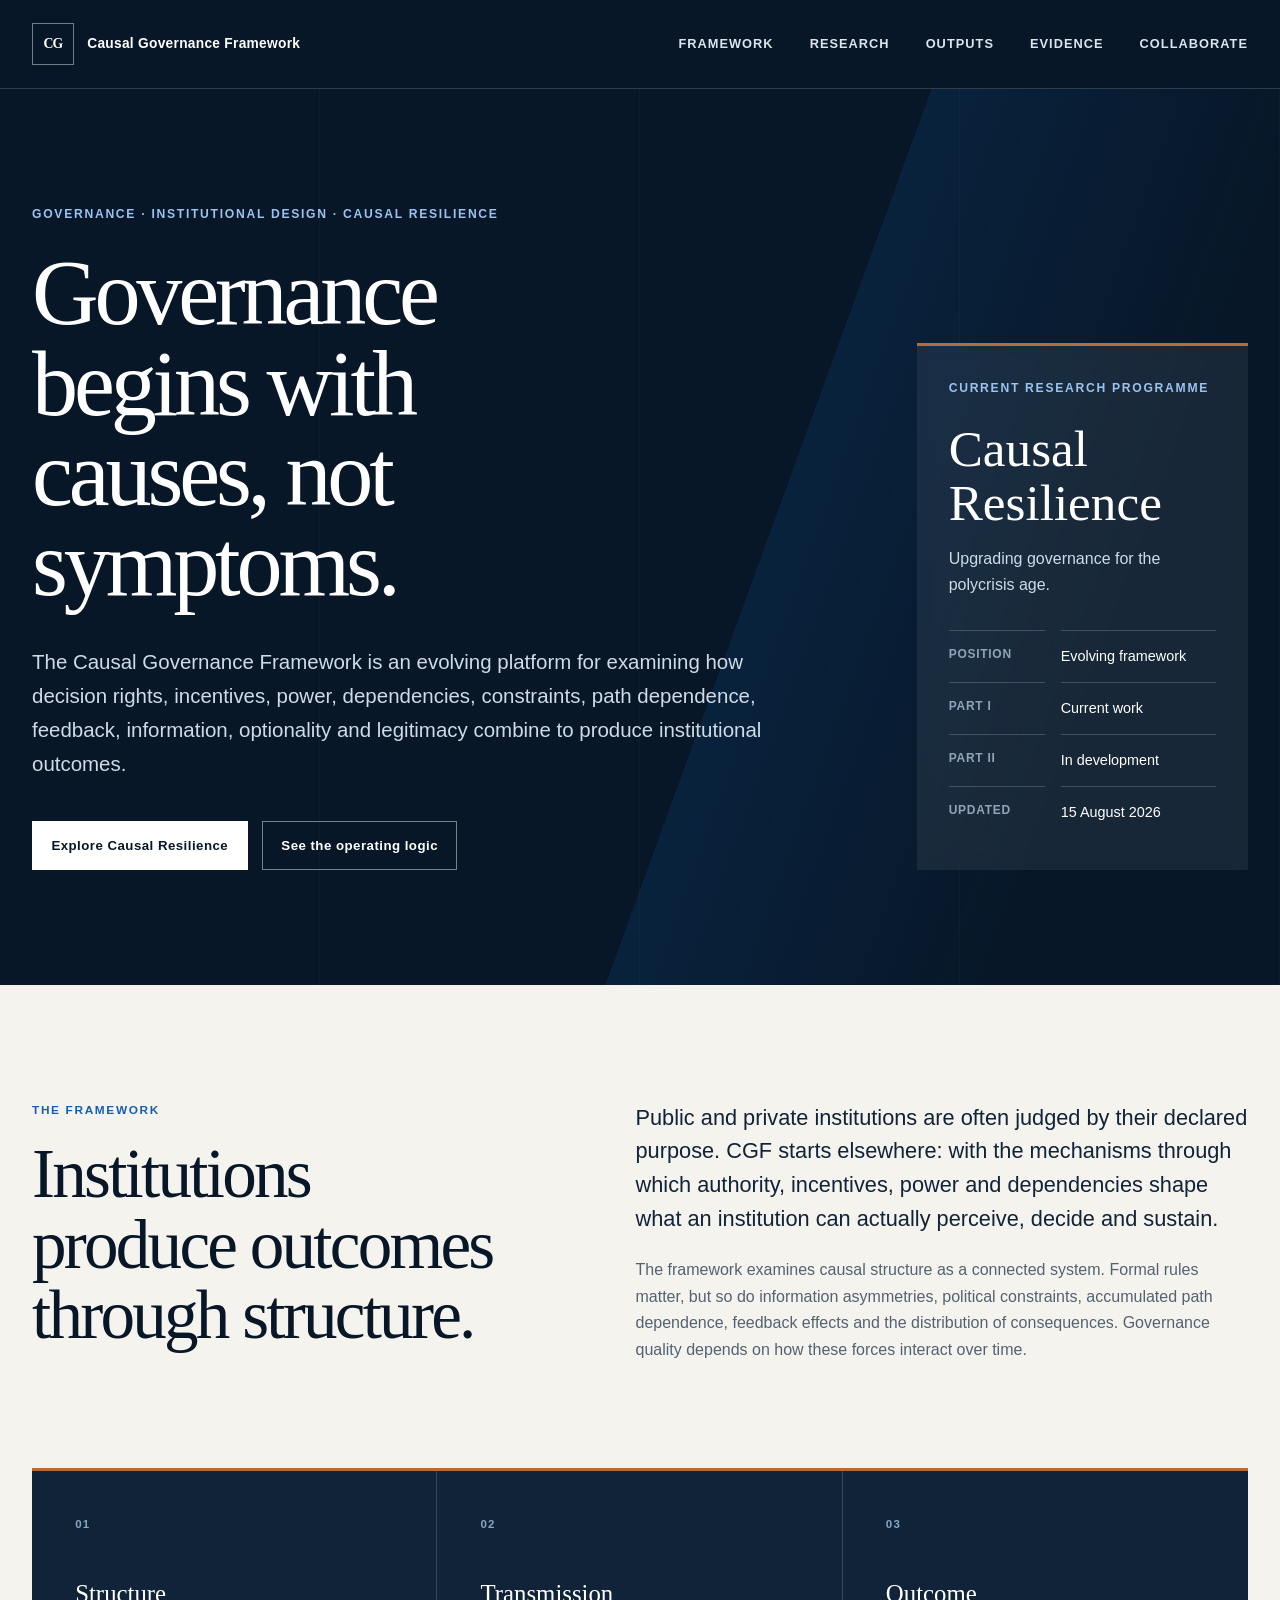
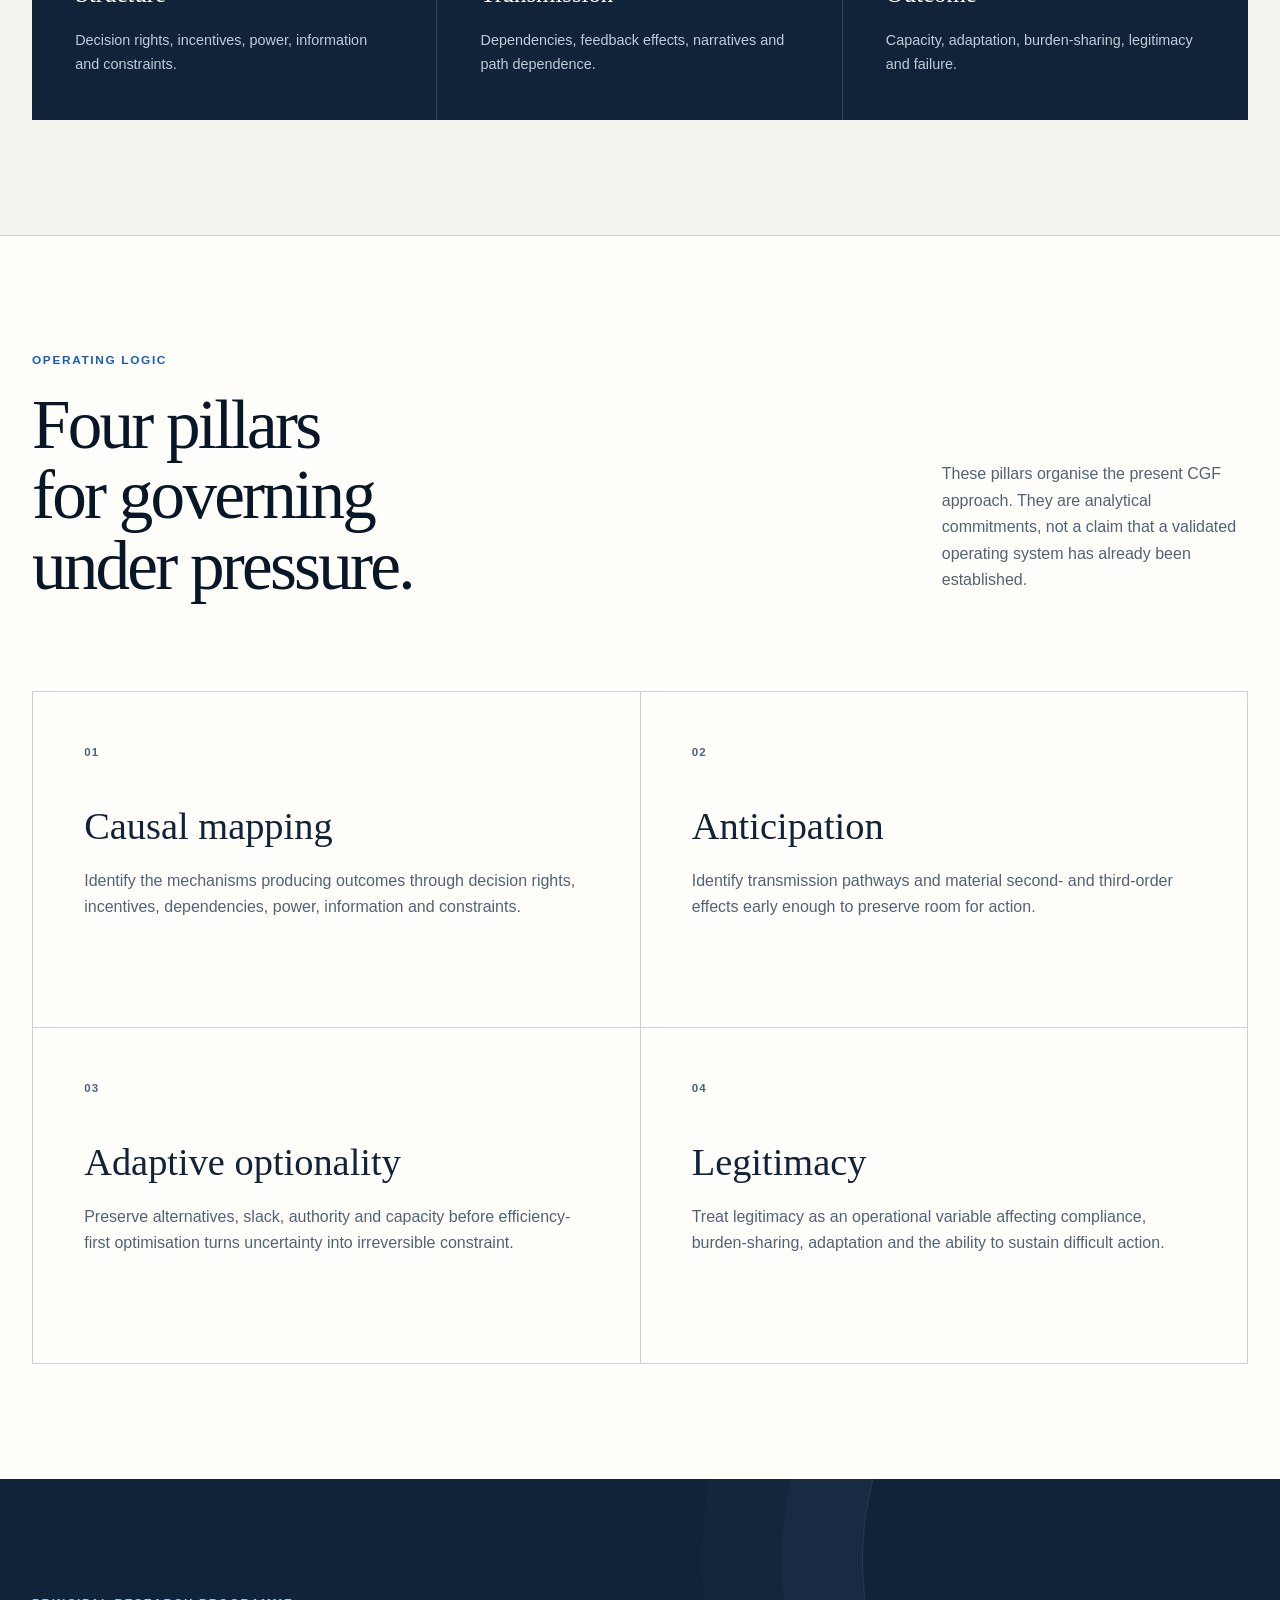
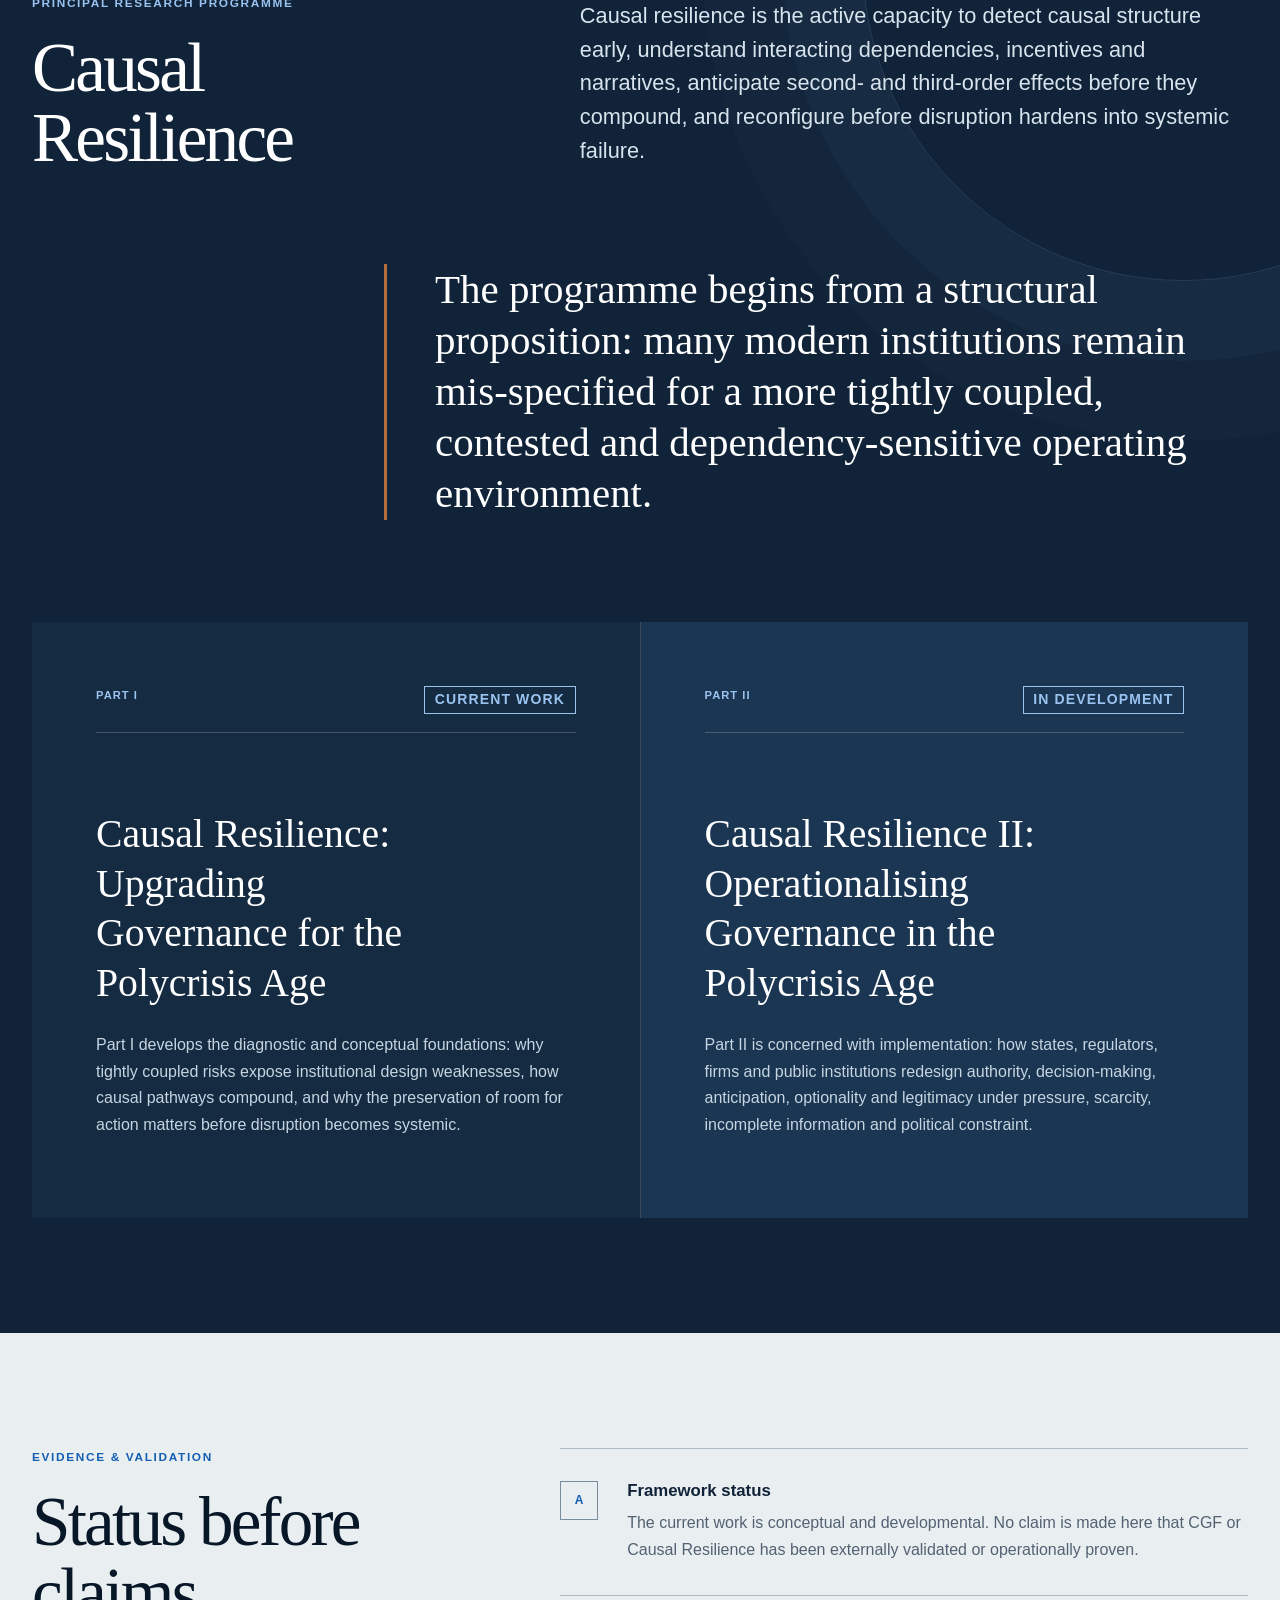
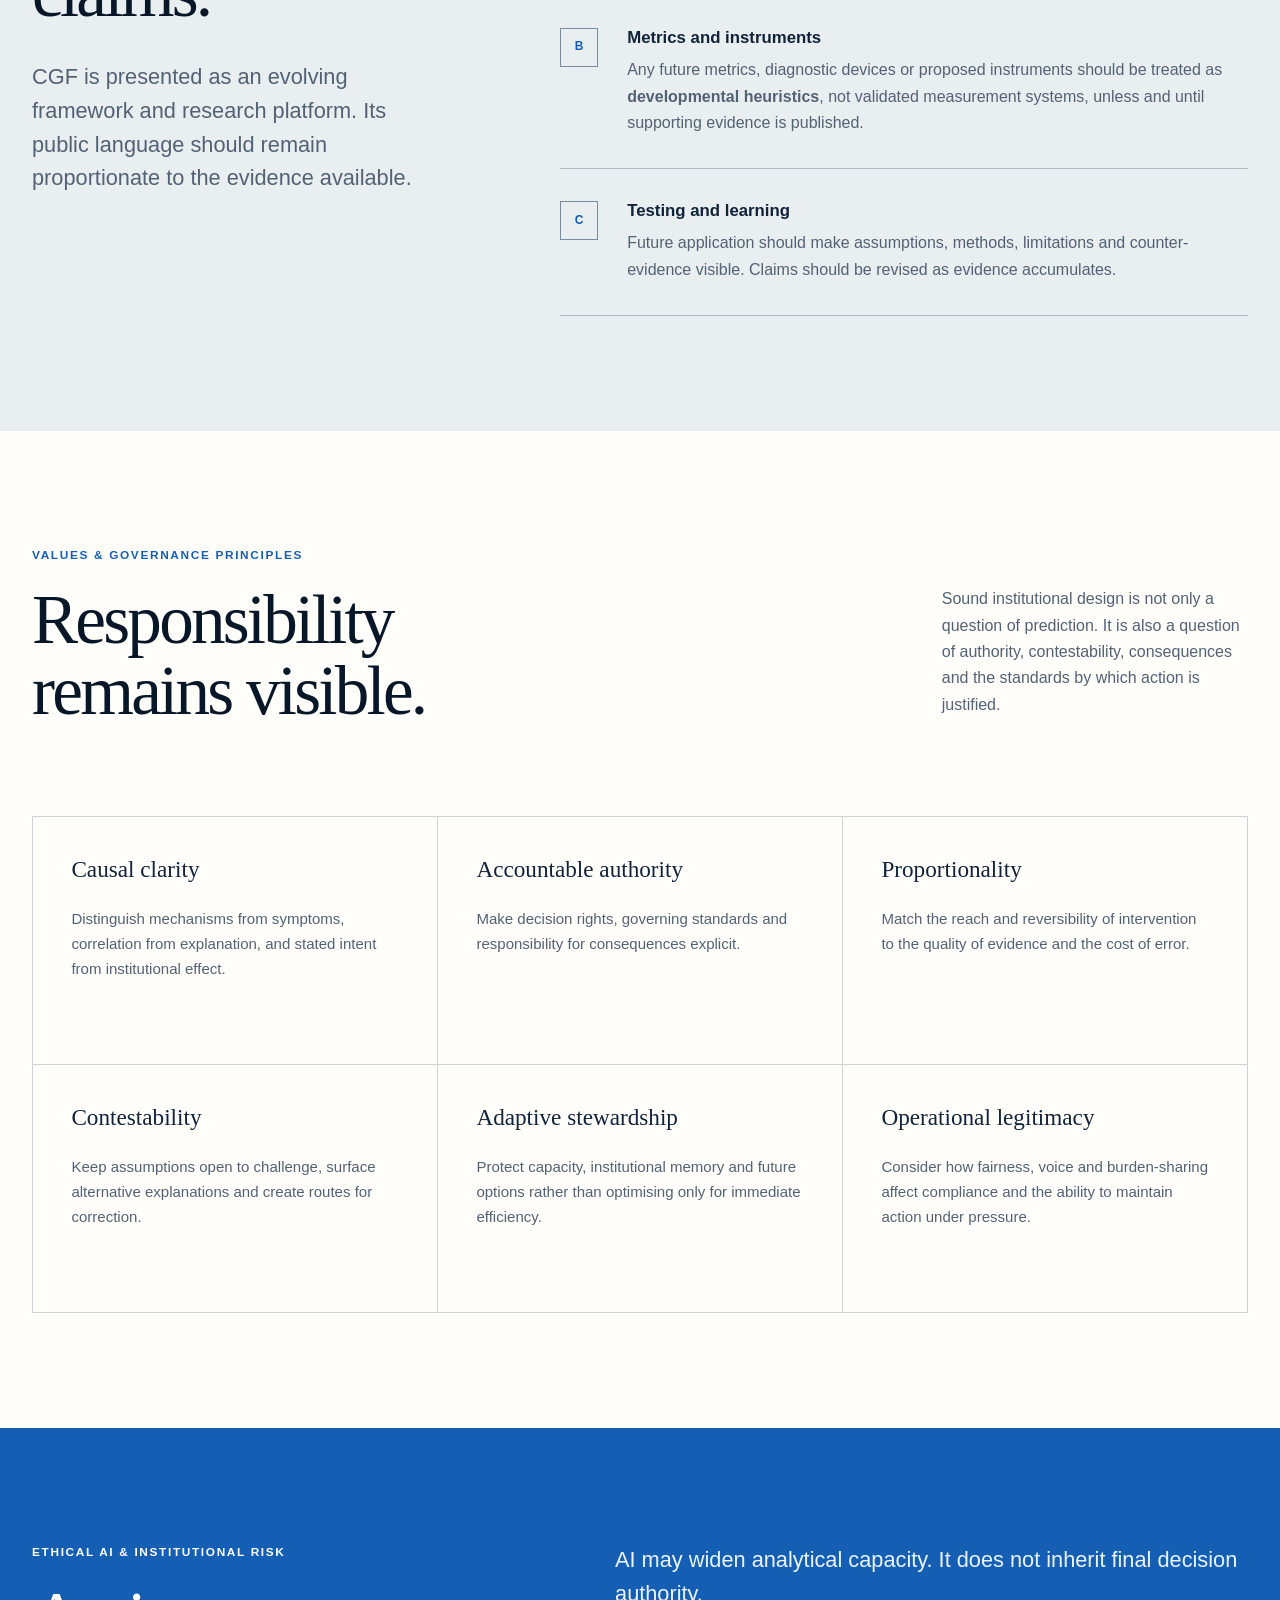
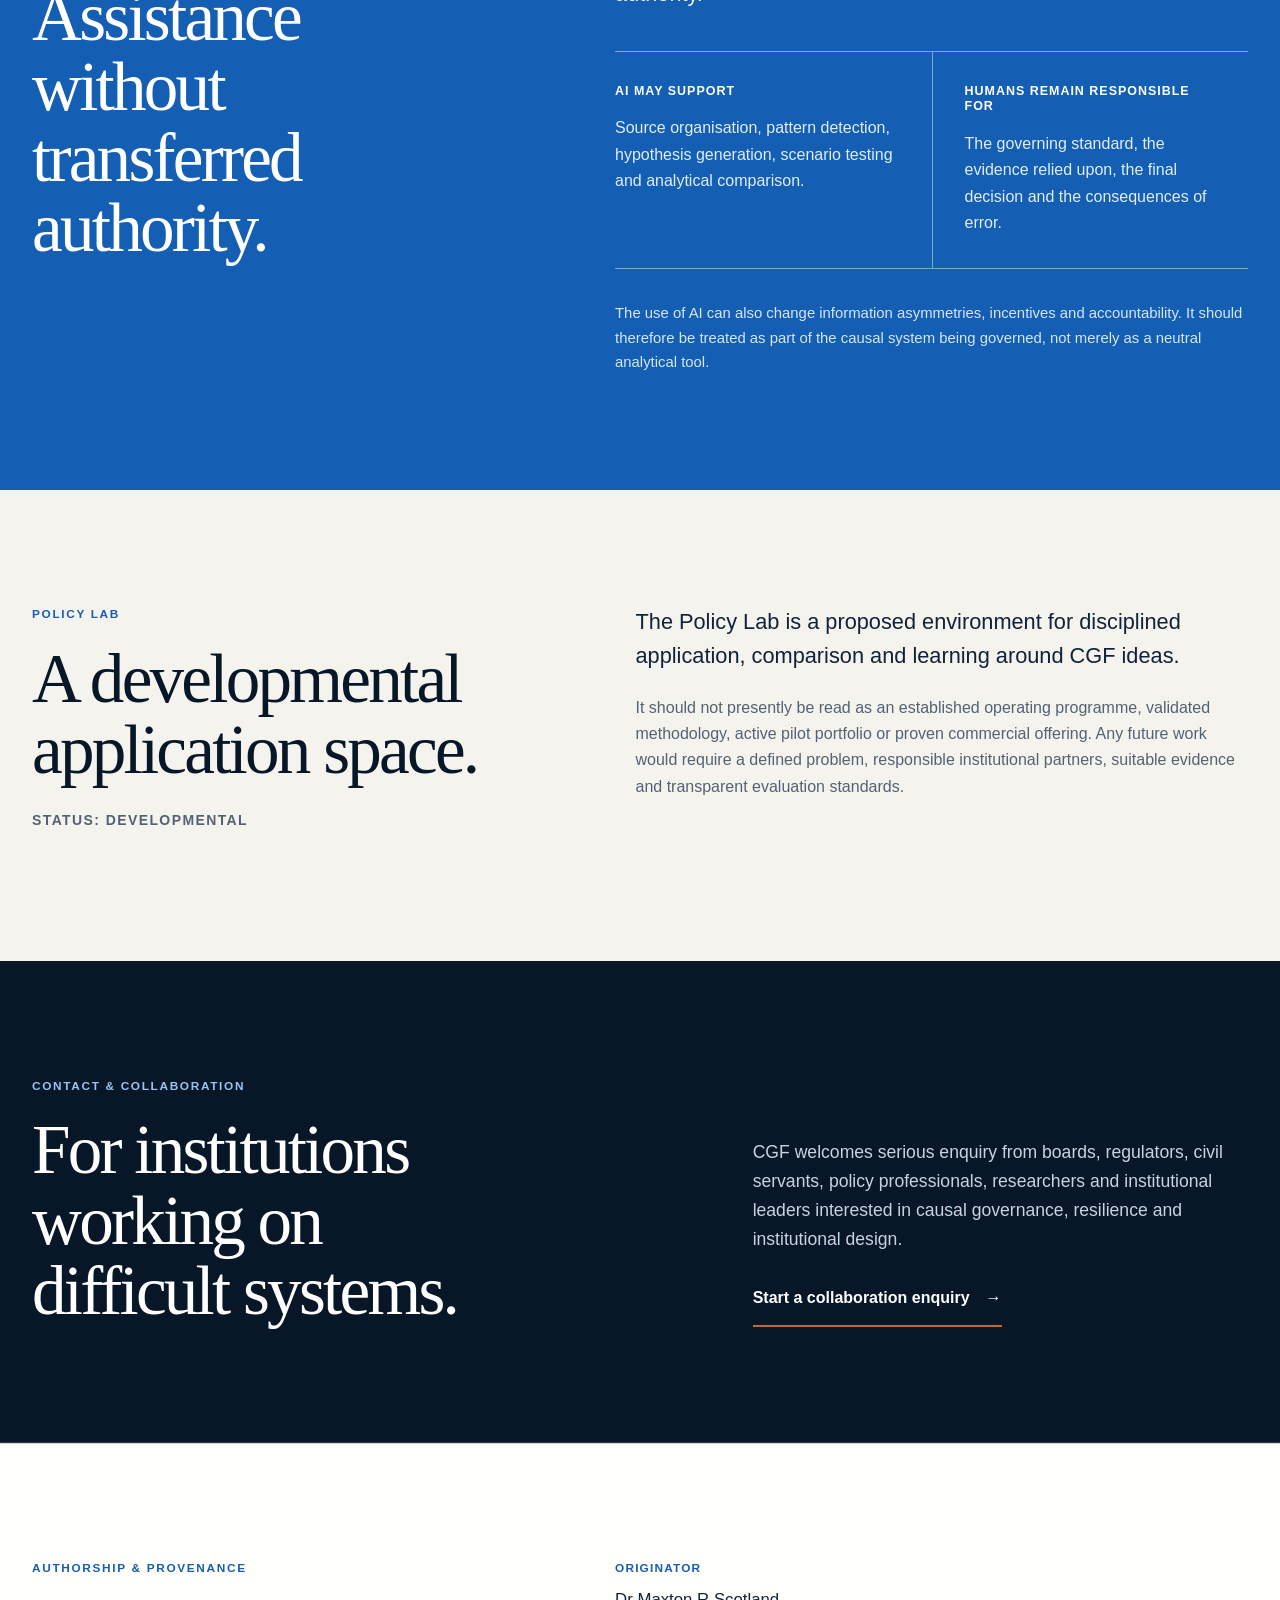
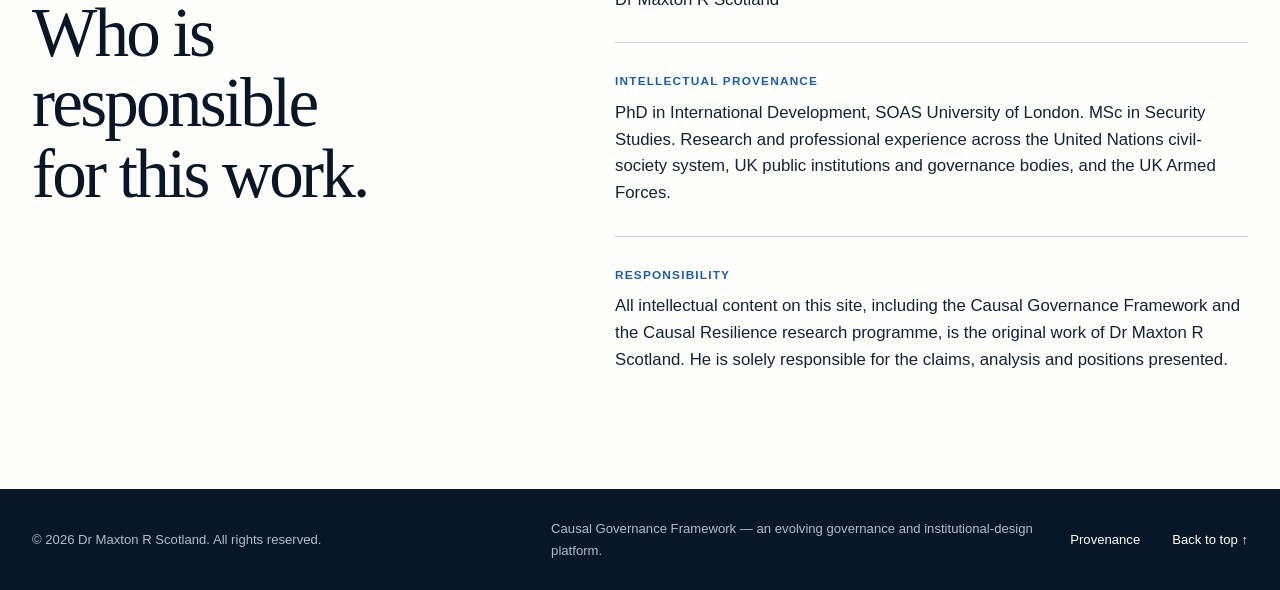
<file: index.html>
<!doctype html>
<html lang="en-GB">
<head>
  <meta charset="utf-8">
  <meta name="viewport" content="width=device-width, initial-scale=1">
  <title>Causal Governance Framework | Governance for the Polycrisis Age</title>
  <meta name="description" content="An evolving governance and institutional-design framework for understanding causal structure and building resilience under conditions of complexity and constraint.">
  <meta name="theme-color" content="#071728">
  <meta name="robots" content="index, follow">
  <link rel="canonical" href="https://www.causalgovernance.org/">
  <link rel="icon" type="image/png" href="og.png">
  <link rel="manifest" href="manifest.json">
  <meta property="og:type" content="website">
  <meta property="og:site_name" content="Causal Governance Framework">
  <meta property="og:title" content="Causal Governance Framework | Governance for the Polycrisis Age">
  <meta property="og:description" content="An evolving governance and institutional-design framework, and the home of the Causal Resilience research programme.">
  <meta property="og:url" content="https://www.causalgovernance.org/">
  <meta property="og:image" content="https://www.causalgovernance.org/og.png">
  <meta property="og:image:width" content="1728">
  <meta property="og:image:height" content="910">
  <meta property="og:image:alt" content="Causal Governance Framework — Governance begins with causes, not symptoms.">
  <meta name="twitter:card" content="summary_large_image">
  <meta name="twitter:title" content="Causal Governance Framework | Governance for the Polycrisis Age">
  <meta name="twitter:description" content="An evolving governance and institutional-design framework, and the home of the Causal Resilience research programme.">
  <meta name="twitter:image" content="https://www.causalgovernance.org/og.png">
  <meta name="twitter:image:alt" content="Causal Governance Framework — Governance begins with causes, not symptoms.">
  <link rel="stylesheet" href="style.css">
</head>
<body id="top">
  <a class="skip-link" href="#main-content">Skip to main content</a>

  <header class="site-header">
    <div class="shell header-inner">
      <a class="brand" href="#top" aria-label="Causal Governance Framework home">
        <span class="brand-mark" aria-hidden="true">CG</span>
        <span class="brand-name">Causal Governance Framework</span>
      </a>
      <nav aria-label="Primary navigation">
        <a href="#framework">Framework</a>
        <a href="#research">Research</a>
        <a href="outputs.html">Outputs</a>
        <a href="#evidence">Evidence</a>
        <a href="#collaborate">Collaborate</a>
      </nav>
    </div>
  </header>

  <main id="main-content" tabindex="-1">
    <section class="hero" aria-labelledby="hero-title">
      <div class="shell hero-grid">
        <div class="hero-copy">
          <p class="eyebrow">Governance &middot; Institutional design &middot; Causal resilience</p>
          <h1 id="hero-title">Governance begins with causes, not symptoms.</h1>
          <p class="hero-lede">The Causal Governance Framework is an evolving platform for examining how decision rights, incentives, power, dependencies, constraints, path dependence, feedback, information, optionality and legitimacy combine to produce institutional outcomes.</p>
          <div class="hero-actions">
            <a class="button button-primary" href="#research">Explore Causal Resilience</a>
            <a class="button button-secondary" href="#framework">See the operating logic</a>
          </div>
        </div>

        <aside class="status-card" aria-labelledby="status-title">
          <p class="status-kicker">Current research programme</p>
          <h2 id="status-title">Causal Resilience</h2>
          <p>Upgrading governance for the polycrisis age.</p>
          <dl>
            <dt>Position</dt>
            <dd>Evolving framework</dd>
            <dt>Part I</dt>
            <dd>Current work</dd>
            <dt>Part II</dt>
            <dd>In development</dd>
            <dt>Updated</dt>
            <dd>15 August 2026</dd>
          </dl>
        </aside>
      </div>
    </section>

    <section class="section section-opening" id="framework" aria-labelledby="framework-title">
      <div class="shell opening-grid">
        <div>
          <p class="section-label">The framework</p>
          <h2 class="display-heading" id="framework-title">Institutions produce outcomes through structure.</h2>
        </div>
        <div class="opening-copy">
          <p class="lead">Public and private institutions are often judged by their declared purpose. CGF starts elsewhere: with the mechanisms through which authority, incentives, power and dependencies shape what an institution can actually perceive, decide and sustain.</p>
          <p>The framework examines causal structure as a connected system. Formal rules matter, but so do information asymmetries, political constraints, accumulated path dependence, feedback effects and the distribution of consequences. Governance quality depends on how these forces interact over time.</p>
        </div>
      </div>

      <div class="shell mechanism-strip" aria-label="Core causal sequence">
        <div>
          <span>01</span>
          <strong>Structure</strong>
          <p>Decision rights, incentives, power, information and constraints.</p>
        </div>
        <div>
          <span>02</span>
          <strong>Transmission</strong>
          <p>Dependencies, feedback effects, narratives and path dependence.</p>
        </div>
        <div>
          <span>03</span>
          <strong>Outcome</strong>
          <p>Capacity, adaptation, burden-sharing, legitimacy and failure.</p>
        </div>
      </div>
    </section>

    <section class="section pillars-section" aria-labelledby="pillars-title">
      <div class="shell">
        <div class="section-heading-row">
          <div>
            <p class="section-label">Operating logic</p>
            <h2 class="display-heading" id="pillars-title">Four pillars for governing under pressure.</h2>
          </div>
          <p>These pillars organise the present CGF approach. They are analytical commitments, not a claim that a validated operating system has already been established.</p>
        </div>

        <ol class="pillar-grid">
          <li>
            <span class="pillar-number">01</span>
            <h3>Causal mapping</h3>
            <p>Identify the mechanisms producing outcomes through decision rights, incentives, dependencies, power, information and constraints.</p>
          </li>
          <li>
            <span class="pillar-number">02</span>
            <h3>Anticipation</h3>
            <p>Identify transmission pathways and material second- and third-order effects early enough to preserve room for action.</p>
          </li>
          <li>
            <span class="pillar-number">03</span>
            <h3>Adaptive optionality</h3>
            <p>Preserve alternatives, slack, authority and capacity before efficiency-first optimisation turns uncertainty into irreversible constraint.</p>
          </li>
          <li>
            <span class="pillar-number">04</span>
            <h3>Legitimacy</h3>
            <p>Treat legitimacy as an operational variable affecting compliance, burden-sharing, adaptation and the ability to sustain difficult action.</p>
          </li>
        </ol>
      </div>
    </section>

    <section class="section research-section" id="research" aria-labelledby="research-title">
      <div class="shell">
        <div class="research-intro">
          <div>
            <p class="section-label section-label-light">Principal research programme</p>
            <h2 class="display-heading" id="research-title">Causal Resilience</h2>
          </div>
          <p class="lead">Causal resilience is the active capacity to detect causal structure early, understand interacting dependencies, incentives and narratives, anticipate second- and third-order effects before they compound, and reconfigure before disruption hardens into systemic failure.</p>
        </div>

        <p class="research-proposition">The programme begins from a structural proposition: many modern institutions remain mis-specified for a more tightly coupled, contested and dependency-sensitive operating environment.</p>

        <div class="research-parts">
          <article class="research-card">
            <div class="card-status">
              <span>Part I</span>
              <span class="status-tag">Current work</span>
            </div>
            <h3>Causal Resilience: Upgrading Governance for the Polycrisis Age</h3>
            <p>Part I develops the diagnostic and conceptual foundations: why tightly coupled risks expose institutional design weaknesses, how causal pathways compound, and why the preservation of room for action matters before disruption becomes systemic.</p>
          </article>

          <article class="research-card research-card-accent">
            <div class="card-status">
              <span>Part II</span>
              <span class="status-tag">In development</span>
            </div>
            <h3>Causal Resilience II: Operationalising Governance in the Polycrisis Age</h3>
            <p>Part II is concerned with implementation: how states, regulators, firms and public institutions redesign authority, decision-making, anticipation, optionality and legitimacy under pressure, scarcity, incomplete information and political constraint.</p>
          </article>
        </div>
      </div>
    </section>

    <section class="section evidence-section" id="evidence" aria-labelledby="evidence-title">
      <div class="shell evidence-grid">
        <div class="evidence-heading">
          <p class="section-label">Evidence &amp; validation</p>
          <h2 class="display-heading" id="evidence-title">Status before claims.</h2>
          <p class="lead">CGF is presented as an evolving framework and research platform. Its public language should remain proportionate to the evidence available.</p>
        </div>

        <div class="status-list">
          <article>
            <span class="status-symbol" aria-hidden="true">A</span>
            <div>
              <h3>Framework status</h3>
              <p>The current work is conceptual and developmental. No claim is made here that CGF or Causal Resilience has been externally validated or operationally proven.</p>
            </div>
          </article>
          <article>
            <span class="status-symbol" aria-hidden="true">B</span>
            <div>
              <h3>Metrics and instruments</h3>
              <p>Any future metrics, diagnostic devices or proposed instruments should be treated as <strong>developmental heuristics</strong>, not validated measurement systems, unless and until supporting evidence is published.</p>
            </div>
          </article>
          <article>
            <span class="status-symbol" aria-hidden="true">C</span>
            <div>
              <h3>Testing and learning</h3>
              <p>Future application should make assumptions, methods, limitations and counter-evidence visible. Claims should be revised as evidence accumulates.</p>
            </div>
          </article>
        </div>
      </div>
    </section>

    <section class="section principles-section" id="principles" aria-labelledby="principles-title">
      <div class="shell">
        <div class="section-heading-row">
          <div>
            <p class="section-label">Values &amp; governance principles</p>
            <h2 class="display-heading" id="principles-title">Responsibility remains visible.</h2>
          </div>
          <p>Sound institutional design is not only a question of prediction. It is also a question of authority, contestability, consequences and the standards by which action is justified.</p>
        </div>

        <div class="principle-grid">
          <article>
            <h3>Causal clarity</h3>
            <p>Distinguish mechanisms from symptoms, correlation from explanation, and stated intent from institutional effect.</p>
          </article>
          <article>
            <h3>Accountable authority</h3>
            <p>Make decision rights, governing standards and responsibility for consequences explicit.</p>
          </article>
          <article>
            <h3>Proportionality</h3>
            <p>Match the reach and reversibility of intervention to the quality of evidence and the cost of error.</p>
          </article>
          <article>
            <h3>Contestability</h3>
            <p>Keep assumptions open to challenge, surface alternative explanations and create routes for correction.</p>
          </article>
          <article>
            <h3>Adaptive stewardship</h3>
            <p>Protect capacity, institutional memory and future options rather than optimising only for immediate efficiency.</p>
          </article>
          <article>
            <h3>Operational legitimacy</h3>
            <p>Consider how fairness, voice and burden-sharing affect compliance and the ability to maintain action under pressure.</p>
          </article>
        </div>
      </div>
    </section>

    <section class="section ai-section" id="ai" aria-labelledby="ai-title">
      <div class="shell ai-grid">
        <div>
          <p class="section-label section-label-light">Ethical AI &amp; institutional risk</p>
          <h2 class="display-heading" id="ai-title">Assistance without transferred authority.</h2>
        </div>
        <div>
          <p class="lead">AI may widen analytical capacity. It does not inherit final decision authority.</p>
          <div class="ai-boundaries">
            <article>
              <h3>AI may support</h3>
              <p>Source organisation, pattern detection, hypothesis generation, scenario testing and analytical comparison.</p>
            </article>
            <article>
              <h3>Humans remain responsible for</h3>
              <p>The governing standard, the evidence relied upon, the final decision and the consequences of error.</p>
            </article>
          </div>
          <p class="ai-note">The use of AI can also change information asymmetries, incentives and accountability. It should therefore be treated as part of the causal system being governed, not merely as a neutral analytical tool.</p>
        </div>
      </div>
    </section>

    <section class="section lab-section" aria-labelledby="lab-title">
      <div class="shell lab-grid">
        <div>
          <p class="section-label">Policy Lab</p>
          <h2 class="display-heading" id="lab-title">A developmental application space.</h2>
          <p class="lab-status-tag">Status: Developmental</p>
        </div>
        <div>
          <p class="lead">The Policy Lab is a proposed environment for disciplined application, comparison and learning around CGF ideas.</p>
          <p>It should not presently be read as an established operating programme, validated methodology, active pilot portfolio or proven commercial offering. Any future work would require a defined problem, responsible institutional partners, suitable evidence and transparent evaluation standards.</p>
        </div>
      </div>
    </section>

    <section class="section collaboration-section" id="collaborate" aria-labelledby="collaborate-title">
      <div class="shell collaboration-grid">
        <div>
          <p class="section-label section-label-light">Contact &amp; collaboration</p>
          <h2 class="display-heading" id="collaborate-title">For institutions working on difficult systems.</h2>
        </div>
        <div class="collaboration-copy">
          <p>CGF welcomes serious enquiry from boards, regulators, civil servants, policy professionals, researchers and institutional leaders interested in causal governance, resilience and institutional design.</p>
          <a class="text-link" href="mailto:maxton.joseph@gmail.com?subject=CGF%20collaboration%20enquiry">Start a collaboration enquiry <span aria-hidden="true">&rarr;</span></a>
        </div>
      </div>
    </section>

    <section class="section provenance-section" id="provenance" aria-labelledby="provenance-title">
      <div class="shell provenance-grid">
        <div>
          <p class="section-label">Authorship &amp; provenance</p>
          <h2 class="display-heading" id="provenance-title">Who is responsible for this work.</h2>
        </div>
        <div class="provenance-copy">
          <dl class="provenance-list">
            <dt>Originator</dt>
            <dd>Dr Maxton R Scotland</dd>
            <dt>Intellectual provenance</dt>
            <dd>PhD in International Development, SOAS University of London. MSc in Security Studies. Research and professional experience across the United Nations civil-society system, UK public institutions and governance bodies, and the UK Armed Forces.</dd>
            <dt>Responsibility</dt>
            <dd>All intellectual content on this site, including the Causal Governance Framework and the Causal Resilience research programme, is the original work of Dr Maxton R Scotland. He is solely responsible for the claims, analysis and positions presented.</dd>
          </dl>
        </div>
      </div>
    </section>
  </main>

  <footer class="site-footer">
    <div class="shell footer-inner">
      <p>&copy; 2026 Dr Maxton R Scotland. All rights reserved.</p>
      <p>Causal Governance Framework &mdash; an evolving governance and institutional-design platform.</p>
      <a href="#provenance">Provenance</a>
      <a href="#top">Back to top <span aria-hidden="true">&uarr;</span></a>
    </div>
  </footer>
</body>
</html>
</file>
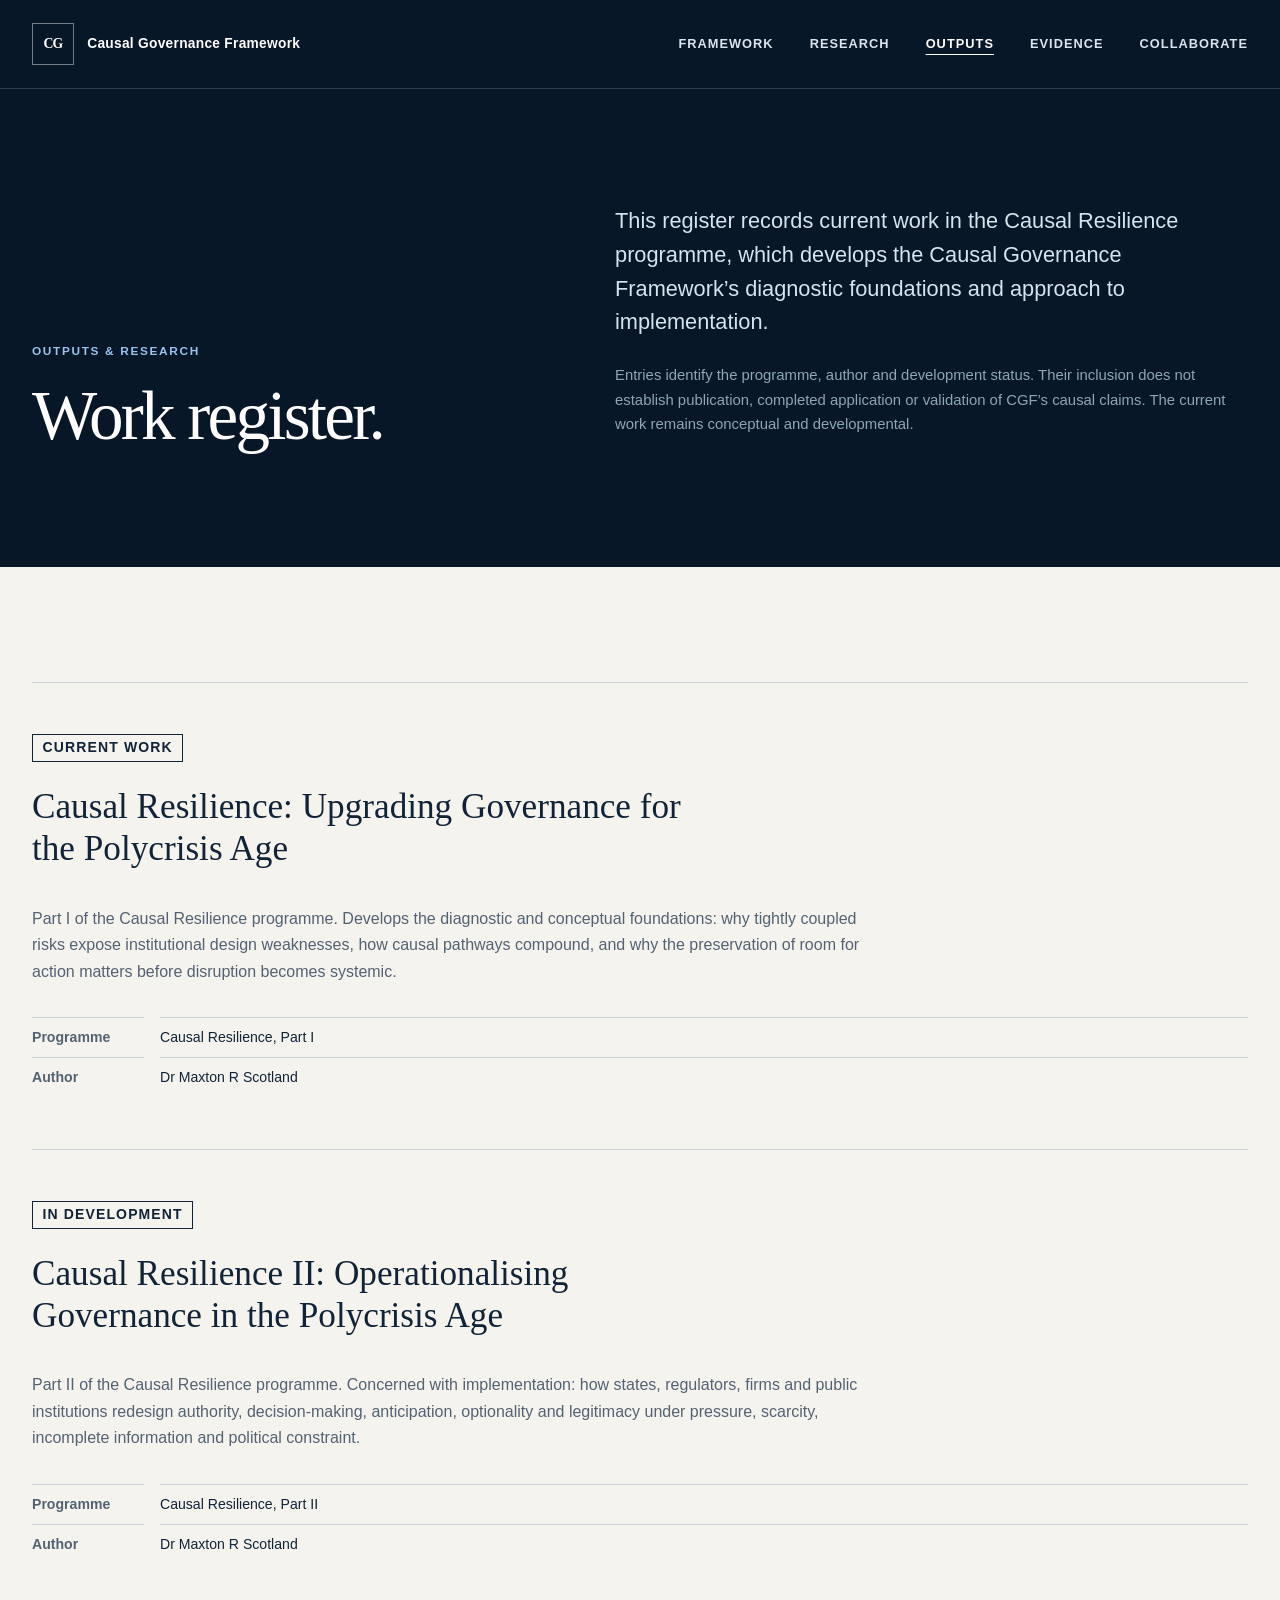
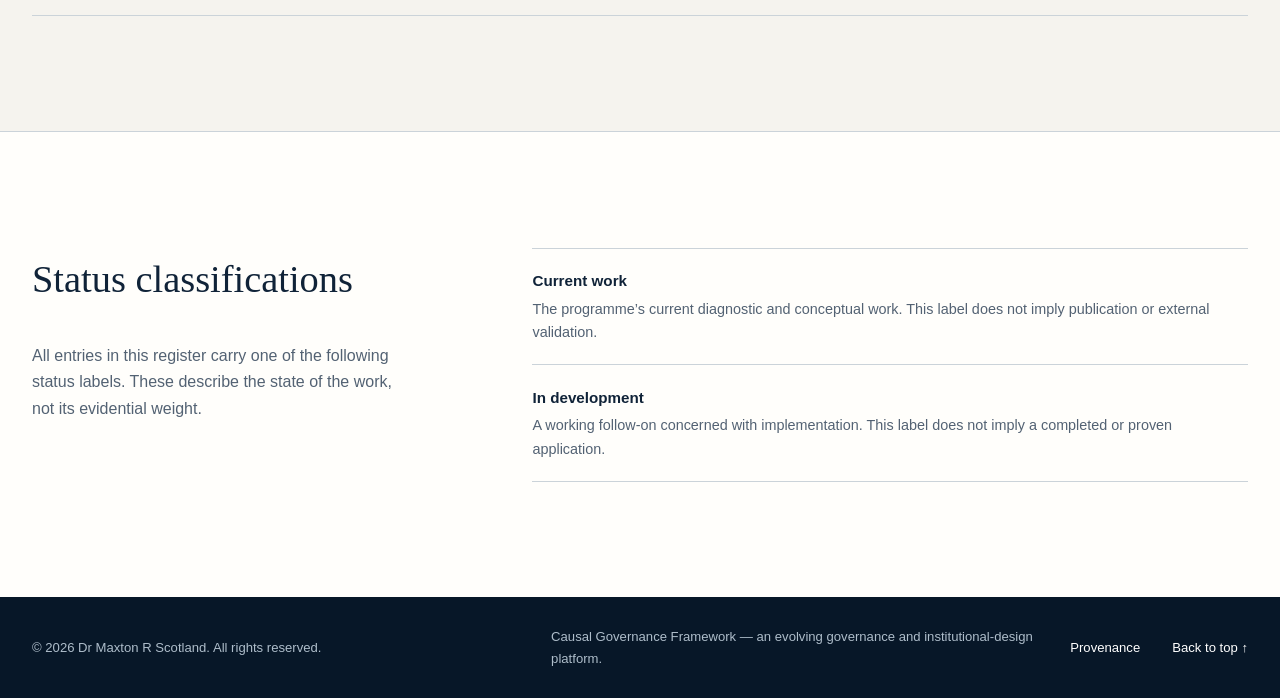
<file: outputs.html>
<!doctype html>
<html lang="en-GB">
<head>
  <meta charset="utf-8">
  <meta name="viewport" content="width=device-width, initial-scale=1">
  <title>Outputs &amp; Research | Causal Governance Framework</title>
  <meta name="description" content="Current work and development status for the Causal Resilience programme, including its diagnostic foundations and working follow-on.">
  <meta name="theme-color" content="#071728">
  <meta name="robots" content="index, follow">
  <link rel="canonical" href="https://www.causalgovernance.org/outputs.html">
  <link rel="icon" type="image/png" href="og.png">
  <link rel="manifest" href="manifest.json">
  <meta property="og:type" content="website">
  <meta property="og:site_name" content="Causal Governance Framework">
  <meta property="og:title" content="Outputs &amp; Research | Causal Governance Framework">
  <meta property="og:description" content="Current work and development status for the Causal Resilience programme, including its diagnostic foundations and working follow-on.">
  <meta property="og:url" content="https://www.causalgovernance.org/outputs.html">
  <meta property="og:image" content="https://www.causalgovernance.org/og.png">
  <meta property="og:image:width" content="1728">
  <meta property="og:image:height" content="910">
  <meta property="og:image:alt" content="Causal Governance Framework — Governance begins with causes, not symptoms.">
  <meta name="twitter:card" content="summary_large_image">
  <meta name="twitter:title" content="Outputs &amp; Research | Causal Governance Framework">
  <meta name="twitter:description" content="Current work and development status for the Causal Resilience programme, including its diagnostic foundations and working follow-on.">
  <meta name="twitter:image" content="https://www.causalgovernance.org/og.png">
  <meta name="twitter:image:alt" content="Causal Governance Framework — Governance begins with causes, not symptoms.">
  <link rel="stylesheet" href="style.css">
</head>
<body id="top">
  <a class="skip-link" href="#main-content">Skip to main content</a>

  <header class="site-header">
    <div class="shell header-inner">
      <a class="brand" href="index.html" aria-label="Causal Governance Framework home">
        <span class="brand-mark" aria-hidden="true">CG</span>
        <span class="brand-name">Causal Governance Framework</span>
      </a>
      <nav aria-label="Primary navigation">
        <a href="index.html#framework">Framework</a>
        <a href="index.html#research">Research</a>
        <a href="outputs.html" aria-current="page">Outputs</a>
        <a href="index.html#evidence">Evidence</a>
        <a href="index.html#collaborate">Collaborate</a>
      </nav>
    </div>
  </header>

  <main id="main-content" tabindex="-1">
    <section class="section outputs-intro-section" aria-labelledby="outputs-title">
      <div class="shell outputs-intro">
        <div>
          <p class="section-label section-label-light">Outputs &amp; research</p>
          <h1 class="display-heading" id="outputs-title">Work register.</h1>
        </div>
        <div>
          <p class="lead">This register records current work in the Causal Resilience programme, which develops the Causal Governance Framework’s diagnostic foundations and approach to implementation.</p>
          <p class="outputs-note">Entries identify the programme, author and development status. Their inclusion does not establish publication, completed application or validation of CGF’s causal claims. The current work remains conceptual and developmental.</p>
        </div>
      </div>
    </section>

    <section class="section outputs-section" aria-labelledby="register-title">
      <div class="shell">
        <h2 class="sr-only" id="register-title">Output register</h2>

        <div class="output-register">
          <article class="output-entry">
            <div class="output-meta">
              <span class="status-tag">Current work</span>
            </div>
            <h3>Causal Resilience: Upgrading Governance for the Polycrisis Age</h3>
            <p>Part I of the Causal Resilience programme. Develops the diagnostic and conceptual foundations: why tightly coupled risks expose institutional design weaknesses, how causal pathways compound, and why the preservation of room for action matters before disruption becomes systemic.</p>
            <dl class="output-details">
              <dt>Programme</dt>
              <dd>Causal Resilience, Part I</dd>
              <dt>Author</dt>
              <dd>Dr Maxton R Scotland</dd>
            </dl>
          </article>

          <article class="output-entry">
            <div class="output-meta">
              <span class="status-tag">In development</span>
            </div>
            <h3>Causal Resilience II: Operationalising Governance in the Polycrisis Age</h3>
            <p>Part II of the Causal Resilience programme. Concerned with implementation: how states, regulators, firms and public institutions redesign authority, decision-making, anticipation, optionality and legitimacy under pressure, scarcity, incomplete information and political constraint.</p>
            <dl class="output-details">
              <dt>Programme</dt>
              <dd>Causal Resilience, Part II</dd>
              <dt>Author</dt>
              <dd>Dr Maxton R Scotland</dd>
            </dl>
          </article>
        </div>
      </div>
    </section>

    <section class="section outputs-status-section" aria-labelledby="status-definitions-title">
      <div class="shell outputs-status-grid">
        <div>
          <h2 id="status-definitions-title">Status classifications</h2>
          <p>All entries in this register carry one of the following status labels. These describe the state of the work, not its evidential weight.</p>
        </div>
        <dl class="status-definitions">
          <div>
            <dt>Current work</dt>
            <dd>The programme’s current diagnostic and conceptual work. This label does not imply publication or external validation.</dd>
          </div>
          <div>
            <dt>In development</dt>
            <dd>A working follow-on concerned with implementation. This label does not imply a completed or proven application.</dd>
          </div>
        </dl>
      </div>
    </section>
  </main>

  <footer class="site-footer">
    <div class="shell footer-inner">
      <p>&copy; 2026 Dr Maxton R Scotland. All rights reserved.</p>
      <p>Causal Governance Framework &mdash; an evolving governance and institutional-design platform.</p>
      <a href="index.html#provenance">Provenance</a>
      <a href="#top">Back to top <span aria-hidden="true">&uarr;</span></a>
    </div>
  </footer>
</body>
</html>
</file>
<file: style.css>
:root {
  --ink: #102338;
  --ink-deep: #071728;
  --paper: #f5f3ee;
  --paper-bright: #fffefb;
  --blue: #145fb3;
  --blue-light: #dbe9f7;
  --copper: #b56d3c;
  --line: #cbd3d9;
  --muted: #536273;
  --shell: 76rem;
}

* {
  box-sizing: border-box;
}

html {
  scroll-behavior: smooth;
}

body {
  margin: 0;
  background: var(--paper);
  color: var(--ink);
  font-family: "Avenir Next", Avenir, "Segoe UI", sans-serif;
  font-size: 1rem;
  line-height: 1.65;
}

a {
  color: inherit;
}

:focus-visible {
  outline: 3px solid var(--copper);
  outline-offset: 4px;
}

.skip-link {
  position: fixed;
  z-index: 100;
  top: 0.75rem;
  left: 0.75rem;
  padding: 0.7rem 1rem;
  background: var(--paper-bright);
  color: var(--ink-deep);
  transform: translateY(-200%);
}

.skip-link:focus {
  transform: translateY(0);
}

.shell {
  width: min(calc(100% - 3rem), var(--shell));
  margin-inline: auto;
}

.site-header {
  position: relative;
  z-index: 10;
  border-bottom: 1px solid rgb(255 255 255 / 16%);
  background: var(--ink-deep);
  color: #fff;
}

.header-inner {
  min-height: 5.5rem;
  display: flex;
  align-items: center;
  justify-content: space-between;
  gap: 2rem;
}

.brand {
  display: inline-flex;
  align-items: center;
  gap: 0.85rem;
  font-size: 0.86rem;
  font-weight: 700;
  letter-spacing: 0.02em;
  text-decoration: none;
}

.brand-mark {
  width: 2.6rem;
  height: 2.6rem;
  display: grid;
  place-items: center;
  border: 1px solid rgb(255 255 255 / 44%);
  color: #fff;
  font-family: Georgia, "Times New Roman", serif;
  font-weight: 700;
  letter-spacing: -0.08em;
}

nav {
  display: flex;
  align-items: center;
  gap: clamp(1rem, 3vw, 2.25rem);
}

nav a {
  padding-block: 0.35rem;
  color: #dce5ee;
  font-size: 0.8rem;
  font-weight: 700;
  letter-spacing: 0.08em;
  text-decoration: none;
  text-transform: uppercase;
}

nav a:hover,
nav a:focus-visible,
nav a[aria-current="page"] {
  color: #fff;
  text-decoration: underline;
  text-underline-offset: 0.35rem;
}

.hero {
  position: relative;
  overflow: hidden;
  padding: clamp(4.5rem, 9vw, 8.5rem) 0 clamp(5rem, 9vw, 8rem);
  background: var(--ink-deep);
  color: #fff;
}

.hero::before {
  position: absolute;
  inset: 0;
  background:
    linear-gradient(110deg, transparent 58%, rgb(20 95 179 / 15%) 58%, transparent 82%),
    repeating-linear-gradient(90deg, transparent 0, transparent calc(25% - 1px), rgb(255 255 255 / 5%) 25%);
  content: "";
  pointer-events: none;
}

.hero-grid {
  position: relative;
  display: grid;
  grid-template-columns: minmax(0, 1.7fr) minmax(18rem, 0.72fr);
  gap: clamp(3rem, 8vw, 7rem);
  align-items: end;
}

.eyebrow,
.status-kicker {
  margin: 0 0 1.5rem;
  color: #9bc3ef;
  font-size: 0.76rem;
  font-weight: 800;
  letter-spacing: 0.14em;
  text-transform: uppercase;
}

h1,
h2 {
  font-family: Georgia, "Times New Roman", serif;
  font-weight: 400;
}

h3 {
  margin-top: 0;
  line-height: 1.25;
}

h1 {
  max-width: 13ch;
  margin: 0;
  font-size: clamp(3.2rem, 7.2vw, 6.7rem);
  line-height: 0.98;
  letter-spacing: -0.045em;
  text-wrap: balance;
}

.hero-lede {
  max-width: 49rem;
  margin: 2.25rem 0 0;
  color: #cfdbe6;
  font-size: clamp(1.06rem, 1.6vw, 1.28rem);
}

.hero-actions {
  display: flex;
  flex-wrap: wrap;
  gap: 0.9rem;
  margin-top: 2.5rem;
}

.button {
  display: inline-flex;
  min-height: 3.1rem;
  align-items: center;
  justify-content: center;
  padding: 0.7rem 1.15rem;
  border: 1px solid transparent;
  font-size: 0.83rem;
  font-weight: 800;
  letter-spacing: 0.035em;
  text-decoration: none;
}

.button-primary {
  background: #fff;
  color: var(--ink-deep);
}

.button-secondary {
  border-color: rgb(255 255 255 / 45%);
  color: #fff;
}

.button:hover,
.button:focus-visible {
  outline: 3px solid var(--copper);
  outline-offset: 3px;
}

.status-card {
  border-top: 3px solid var(--copper);
  padding: 2rem;
  background: rgb(255 255 255 / 7%);
  backdrop-filter: blur(8px);
}

.status-card h2 {
  margin: 0;
  font-size: clamp(2.25rem, 4vw, 3.4rem);
  line-height: 1.05;
}

.status-card > p:not(.status-kicker) {
  margin: 1rem 0 2rem;
  color: #cfdbe6;
}

.status-card dl {
  margin: 0;
  display: grid;
  grid-template-columns: 6rem 1fr;
  column-gap: 1rem;
}

.status-card dt,
.status-card dd {
  padding: 0.85rem 0;
  border-top: 1px solid rgb(255 255 255 / 18%);
}

.status-card dt {
  color: #8fa5b8;
  font-size: 0.75rem;
  font-weight: 700;
  letter-spacing: 0.06em;
  text-transform: uppercase;
}

.status-card dd {
  margin: 0;
  font-size: 0.9rem;
}

.section {
  padding: clamp(5rem, 9vw, 8.5rem) 0;
  scroll-margin-top: 1rem;
}

.section-label {
  margin: 0 0 1.2rem;
  color: var(--blue);
  font-size: 0.74rem;
  font-weight: 800;
  letter-spacing: 0.14em;
  text-transform: uppercase;
}

.section-label-light {
  color: #9bc3ef;
}

.display-heading {
  max-width: 15ch;
  margin: 0;
  color: var(--ink-deep);
  font-size: clamp(2.7rem, 5.4vw, 5rem);
  line-height: 1.02;
  letter-spacing: -0.04em;
  text-wrap: balance;
}

.lead {
  margin-top: 0;
  font-size: clamp(1.1rem, 1.75vw, 1.36rem);
  line-height: 1.55;
}

.opening-grid,
.lab-grid {
  display: grid;
  grid-template-columns: minmax(0, 0.9fr) minmax(20rem, 1.1fr);
  gap: clamp(3rem, 8vw, 7.5rem);
}

.opening-copy {
  max-width: 43rem;
}

.opening-copy p:last-child,
.lab-grid p:last-child {
  color: var(--muted);
}

.mechanism-strip {
  display: grid;
  grid-template-columns: repeat(3, 1fr);
  margin-top: clamp(4rem, 7vw, 6.5rem);
  border-top: 3px solid var(--copper);
  background: var(--ink);
  color: #fff;
}

.mechanism-strip div {
  min-height: 14rem;
  padding: clamp(1.5rem, 3.5vw, 2.7rem);
  border-right: 1px solid rgb(255 255 255 / 16%);
}

.mechanism-strip div:last-child {
  border-right: 0;
}

.mechanism-strip span,
.pillar-number {
  display: block;
  margin-bottom: 2.5rem;
  color: #87a6c2;
  font-size: 0.72rem;
  font-weight: 800;
  letter-spacing: 0.1em;
}

.pillar-number {
  color: #4b6377;
}

.mechanism-strip strong {
  display: block;
  font-family: Georgia, "Times New Roman", serif;
  font-size: 1.55rem;
  font-weight: 400;
}

.mechanism-strip p {
  margin-bottom: 0;
  color: #bfcdda;
  font-size: 0.9rem;
}

.pillars-section {
  border-top: 1px solid var(--line);
  background: var(--paper-bright);
}

.section-heading-row {
  display: grid;
  grid-template-columns: minmax(0, 1.45fr) minmax(18rem, 0.55fr);
  gap: clamp(3rem, 8vw, 7rem);
  align-items: end;
}

.section-heading-row > p {
  margin: 0 0 0.5rem;
  color: var(--muted);
}

.pillar-grid {
  display: grid;
  grid-template-columns: repeat(2, 1fr);
  margin: clamp(4rem, 7vw, 6.5rem) 0 0;
  padding: 0;
  border-top: 1px solid var(--line);
  border-left: 1px solid var(--line);
  list-style: none;
}

.pillar-grid li {
  min-height: 21rem;
  padding: clamp(1.75rem, 4vw, 3.25rem);
  border-right: 1px solid var(--line);
  border-bottom: 1px solid var(--line);
}

.pillar-grid h3 {
  margin-bottom: 1.1rem;
  font-family: Georgia, "Times New Roman", serif;
  font-size: clamp(1.7rem, 3vw, 2.4rem);
  font-weight: 400;
}

.pillar-grid p {
  max-width: 34rem;
  color: var(--muted);
}

.research-section {
  position: relative;
  overflow: hidden;
  background: var(--ink);
  color: #fff;
}

.research-section::after {
  position: absolute;
  top: -15rem;
  right: -14rem;
  width: 40rem;
  height: 40rem;
  border: 1px solid rgb(155 195 239 / 16%);
  border-radius: 50%;
  box-shadow: 0 0 0 5rem rgb(155 195 239 / 3%), 0 0 0 10rem rgb(155 195 239 / 2%);
  content: "";
  pointer-events: none;
}

.research-section .shell {
  position: relative;
  z-index: 1;
}

.research-section .display-heading,
.ai-section .display-heading,
.collaboration-section .display-heading {
  color: #fff;
}

.research-intro {
  display: grid;
  grid-template-columns: minmax(0, 0.8fr) minmax(20rem, 1.2fr);
  gap: clamp(3rem, 8vw, 8rem);
  align-items: end;
}

.research-intro .lead {
  margin-bottom: 0.4rem;
  color: #d7e3ed;
}

.research-proposition {
  max-width: 54rem;
  margin: clamp(3.5rem, 7vw, 6rem) 0 0 auto;
  padding-left: clamp(1.5rem, 4vw, 3rem);
  border-left: 3px solid var(--copper);
  color: #fff;
  font-family: Georgia, "Times New Roman", serif;
  font-size: clamp(1.65rem, 3.2vw, 2.8rem);
  line-height: 1.25;
}

.research-parts {
  display: grid;
  grid-template-columns: repeat(2, 1fr);
  gap: 1px;
  margin-top: clamp(4rem, 8vw, 7rem);
  background: rgb(255 255 255 / 18%);
}

.research-card {
  min-height: 30rem;
  padding: clamp(2rem, 5vw, 4rem);
  background: #152b42;
}

.research-card-accent {
  background: #1a3652;
}

.card-status {
  display: flex;
  justify-content: space-between;
  gap: 1rem;
  padding-bottom: 1.15rem;
  border-bottom: 1px solid rgb(255 255 255 / 20%);
  color: #9bc3ef;
  font-size: 0.7rem;
  font-weight: 800;
  letter-spacing: 0.09em;
  text-transform: uppercase;
}

.research-card h3 {
  max-width: 18ch;
  margin: clamp(3rem, 6vw, 5rem) 0 1.5rem;
  font-family: Georgia, "Times New Roman", serif;
  font-size: clamp(1.75rem, 3.1vw, 2.7rem);
  font-weight: 400;
}

.research-card p {
  color: #c6d5e1;
}

.evidence-section {
  background: #e9eef1;
}

.evidence-grid {
  display: grid;
  grid-template-columns: minmax(18rem, 0.75fr) minmax(24rem, 1.25fr);
  gap: clamp(3.5rem, 9vw, 8.5rem);
}

.evidence-heading {
  align-self: start;
}

.evidence-heading .lead {
  margin-top: 2rem;
  color: var(--muted);
}

.status-list {
  border-top: 1px solid #aebcc7;
}

.status-list article {
  display: grid;
  grid-template-columns: 2.8rem 1fr;
  gap: 1.4rem;
  padding: 2rem 0;
  border-bottom: 1px solid #aebcc7;
}

.status-symbol {
  width: 2.4rem;
  height: 2.4rem;
  display: grid;
  place-items: center;
  border: 1px solid #7a8d9e;
  color: var(--blue);
  font-size: 0.75rem;
  font-weight: 800;
}

.status-list h3 {
  margin-bottom: 0.5rem;
  font-size: 1.05rem;
}

.status-list p {
  margin: 0;
  color: var(--muted);
}

.principles-section {
  background: var(--paper-bright);
}

.principle-grid {
  display: grid;
  grid-template-columns: repeat(3, 1fr);
  gap: 0;
  margin-top: clamp(4rem, 7vw, 6.5rem);
  border-top: 1px solid var(--line);
  border-left: 1px solid var(--line);
}

.principle-grid article {
  min-height: 15.5rem;
  padding: clamp(1.5rem, 3vw, 2.5rem);
  border-right: 1px solid var(--line);
  border-bottom: 1px solid var(--line);
}

.principle-grid h3 {
  font-family: Georgia, "Times New Roman", serif;
  font-size: 1.45rem;
  font-weight: 400;
}

.principle-grid p {
  margin-bottom: 0;
  color: var(--muted);
  font-size: 0.94rem;
}

.ai-section {
  background: var(--blue);
  color: #fff;
}

.ai-section .section-label-light {
  color: #fff;
}

.ai-grid {
  display: grid;
  grid-template-columns: minmax(0, 0.85fr) minmax(22rem, 1.15fr);
  gap: clamp(3.5rem, 9vw, 8.5rem);
}

.ai-grid > div:last-child > .lead {
  color: #eaf3fc;
}

.ai-boundaries {
  display: grid;
  grid-template-columns: repeat(2, 1fr);
  margin-top: 2.5rem;
  border-top: 1px solid rgb(255 255 255 / 45%);
  border-bottom: 1px solid rgb(255 255 255 / 45%);
}

.ai-boundaries article {
  padding: 2rem 2rem 2rem 0;
}

.ai-boundaries article + article {
  padding-left: 2rem;
  border-left: 1px solid rgb(255 255 255 / 45%);
}

.ai-boundaries h3 {
  font-size: 0.78rem;
  letter-spacing: 0.08em;
  text-transform: uppercase;
}

.ai-boundaries p {
  margin-bottom: 0;
  color: #e1edf8;
}

.ai-note {
  margin: 2rem 0 0;
  color: #d6e6f5;
  font-size: 0.93rem;
}

.lab-section {
  background: var(--paper);
}

.collaboration-section {
  border-bottom: 1px solid rgb(255 255 255 / 15%);
  background: var(--ink-deep);
  color: #fff;
}

.collaboration-grid {
  display: grid;
  grid-template-columns: minmax(0, 1.1fr) minmax(20rem, 0.9fr);
  gap: clamp(3rem, 9vw, 8rem);
  align-items: end;
}

.collaboration-copy p {
  margin-top: 0;
  color: #c7d4df;
  font-size: 1.1rem;
}

.text-link {
  display: inline-flex;
  gap: 1rem;
  align-items: center;
  padding: 0.85rem 0;
  border-bottom: 2px solid var(--copper);
  font-weight: 800;
  text-decoration: none;
}

.text-link:hover,
.text-link:focus-visible {
  border-bottom-color: #fff;
}

.site-footer {
  padding: 1.8rem 0;
  background: var(--ink-deep);
  color: #aebdca;
  font-size: 0.82rem;
}

.footer-inner {
  display: grid;
  grid-template-columns: 1fr 1fr auto auto;
  gap: 2rem;
  align-items: center;
}

.site-footer p,
.site-footer a {
  margin: 0;
}

.site-footer a {
  padding-block: 0.25rem;
  color: #fff;
  text-decoration: none;
}

/* === Provenance section === */
.provenance-section {
  border-top: 1px solid var(--line);
  background: var(--paper-bright);
}

.provenance-grid {
  display: grid;
  grid-template-columns: minmax(0, 0.85fr) minmax(22rem, 1.15fr);
  gap: clamp(3.5rem, 9vw, 8.5rem);
}

.provenance-list {
  margin: 0;
  display: grid;
  grid-template-columns: 1fr;
  gap: 0;
}

.provenance-list dt {
  margin-top: 1.8rem;
  padding-top: 1.8rem;
  border-top: 1px solid var(--line);
  color: var(--blue);
  font-size: 0.74rem;
  font-weight: 800;
  letter-spacing: 0.1em;
  text-transform: uppercase;
}

.provenance-list dt:first-child {
  margin-top: 0;
  padding-top: 0;
  border-top: 0;
}

.provenance-list dd {
  margin: 0.5rem 0 0;
  font-size: 1.05rem;
  line-height: 1.6;
}

/* === Status tags (shared) === */
.status-tag {
  display: inline-block;
  padding: 0.2rem 0.6rem;
  border: 1px solid currentColor;
  font-size: 0.875rem;
  font-weight: 800;
  letter-spacing: 0.08em;
  text-transform: uppercase;
  line-height: 1.4;
}

.lab-status-tag {
  margin-top: 1.5rem;
  color: var(--muted);
  font-size: 0.875rem;
  font-weight: 800;
  letter-spacing: 0.1em;
  text-transform: uppercase;
}

/* === Outputs page === */
.outputs-intro-section {
  background: var(--ink-deep);
  color: #fff;
}

.outputs-intro {
  display: grid;
  grid-template-columns: minmax(0, 0.85fr) minmax(22rem, 1.15fr);
  gap: clamp(3.5rem, 9vw, 8.5rem);
  align-items: end;
}

.outputs-intro .display-heading {
  color: #fff;
}

.outputs-intro .lead {
  color: #d7e3ed;
  margin-bottom: 1.5rem;
}

.outputs-note {
  color: #8fa5b8;
  font-size: 0.93rem;
}

.outputs-section {
  background: var(--paper);
}

.output-register {
  border-top: 1px solid var(--line);
}

.output-entry {
  padding: clamp(2rem, 4vw, 3.5rem) 0;
  border-bottom: 1px solid var(--line);
}

.output-meta {
  display: flex;
  gap: 1rem;
  flex-wrap: wrap;
  align-items: center;
  margin-bottom: 1.5rem;
}

.output-entry h3 {
  max-width: 38ch;
  font-family: Georgia, "Times New Roman", serif;
  font-size: clamp(1.5rem, 2.8vw, 2.2rem);
  font-weight: 400;
  line-height: 1.2;
}

.output-entry > p {
  max-width: 52rem;
  color: var(--muted);
  margin-bottom: 2rem;
}

.output-details {
  margin: 0;
  display: grid;
  grid-template-columns: 7rem 1fr;
  column-gap: 1rem;
  font-size: 0.88rem;
}

.output-details dt,
.output-details dd {
  padding: 0.5rem 0;
  border-top: 1px solid var(--line);
}

.output-details dt {
  color: var(--muted);
  font-weight: 700;
}

.output-details dd {
  margin: 0;
}

.outputs-status-section {
  background: var(--paper-bright);
  border-top: 1px solid var(--line);
}

.outputs-status-grid {
  display: grid;
  grid-template-columns: minmax(0, 0.7fr) minmax(22rem, 1.3fr);
  gap: clamp(3.5rem, 9vw, 8.5rem);
}

.outputs-status-grid h2 {
  font-size: clamp(1.7rem, 3vw, 2.4rem);
  margin-top: 0;
}

.outputs-status-grid > div > p {
  color: var(--muted);
}

.status-definitions {
  margin: 0;
  border-top: 1px solid var(--line);
}

.status-definitions > div {
  padding: 1.2rem 0;
  border-bottom: 1px solid var(--line);
}

.status-definitions dt {
  font-weight: 700;
  font-size: 0.95rem;
  margin-bottom: 0.3rem;
}

.status-definitions dd {
  margin: 0;
  color: var(--muted);
  font-size: 0.9rem;
}

/* === Screen-reader only utility === */
.sr-only {
  position: absolute;
  width: 1px;
  height: 1px;
  padding: 0;
  margin: -1px;
  overflow: hidden;
  clip: rect(0, 0, 0, 0);
  white-space: nowrap;
  border: 0;
}

@media (max-width: 52rem) {
  .header-inner {
    min-height: auto;
    padding: 1rem 0;
    align-items: flex-start;
    flex-direction: column;
    gap: 1rem;
  }

  nav {
    width: 100%;
    justify-content: space-between;
    overflow-x: auto;
    padding-bottom: 0.2rem;
  }

  .hero-grid {
    grid-template-columns: 1fr;
  }

  .status-card {
    max-width: 34rem;
  }

  .opening-grid,
  .section-heading-row,
  .research-intro,
  .evidence-grid,
  .ai-grid,
  .lab-grid,
  .collaboration-grid,
  .provenance-grid,
  .outputs-intro,
  .outputs-status-grid {
    grid-template-columns: 1fr;
    gap: 2.5rem;
  }

  .mechanism-strip {
    grid-template-columns: 1fr;
  }

  .mechanism-strip div {
    min-height: auto;
    border-right: 0;
    border-bottom: 1px solid rgb(255 255 255 / 16%);
  }

  .mechanism-strip span {
    margin-bottom: 1.25rem;
  }

  .pillar-grid,
  .research-parts,
  .principle-grid {
    grid-template-columns: 1fr;
  }

  .pillar-grid li,
  .research-card,
  .principle-grid article {
    min-height: auto;
  }

  .research-proposition {
    margin-left: 0;
  }

  .footer-inner {
    grid-template-columns: 1fr auto;
  }

  .footer-inner p:nth-child(2) {
    grid-column: 1 / -1;
    grid-row: 2;
  }
}

@media (max-width: 35rem) {
  .output-meta {
    flex-direction: column;
    align-items: flex-start;
    gap: 0.5rem;
  }

  .output-details {
    grid-template-columns: 1fr;
  }

  .output-details dt {
    padding-bottom: 0;
  }

  .output-details dd {
    padding-top: 0;
    border-top: 0;
  }

  .shell {
    width: min(calc(100% - 2rem), var(--shell));
  }

  .brand-name {
    max-width: 15rem;
  }

  nav {
    gap: 0.75rem;
  }

  nav a {
    font-size: 0.7rem;
  }

  .hero-actions,
  .button {
    width: 100%;
  }

  .status-card {
    padding: 1.4rem;
  }

  .section {
    padding: 4.5rem 0;
  }

  .display-heading {
    font-size: clamp(2.45rem, 13vw, 3.5rem);
  }

  .pillar-grid {
    border-left: 0;
  }

  .pillar-grid li {
    padding-inline: 0;
    border-right: 0;
  }

  .research-card {
    padding: 2rem 1.4rem;
  }

  .card-status {
    align-items: flex-start;
    flex-direction: column;
  }

  .research-card h3 {
    margin-top: 2.5rem;
  }

  .status-list article {
    grid-template-columns: 1fr;
  }

  .principle-grid {
    border-left: 0;
  }

  .principle-grid article {
    padding-inline: 0;
    border-right: 0;
  }

  .ai-boundaries {
    grid-template-columns: 1fr;
  }

  .ai-boundaries article,
  .ai-boundaries article + article {
    padding: 1.5rem 0;
    border-left: 0;
  }

  .ai-boundaries article + article {
    border-top: 1px solid rgb(255 255 255 / 45%);
  }

  .footer-inner {
    grid-template-columns: 1fr;
    gap: 0.7rem;
  }

  .footer-inner p:nth-child(2) {
    grid-column: auto;
    grid-row: auto;
  }
}

@media (max-width: 28rem) {
  nav {
    display: grid;
    grid-template-columns: repeat(2, minmax(0, 1fr));
    gap: 0.35rem 0.75rem;
    overflow-x: visible;
  }

  nav a {
    width: 100%;
  }

  nav a:nth-child(even) {
    text-align: right;
  }
}

@media (prefers-reduced-motion: reduce) {
  html {
    scroll-behavior: auto;
  }
}
</file>
